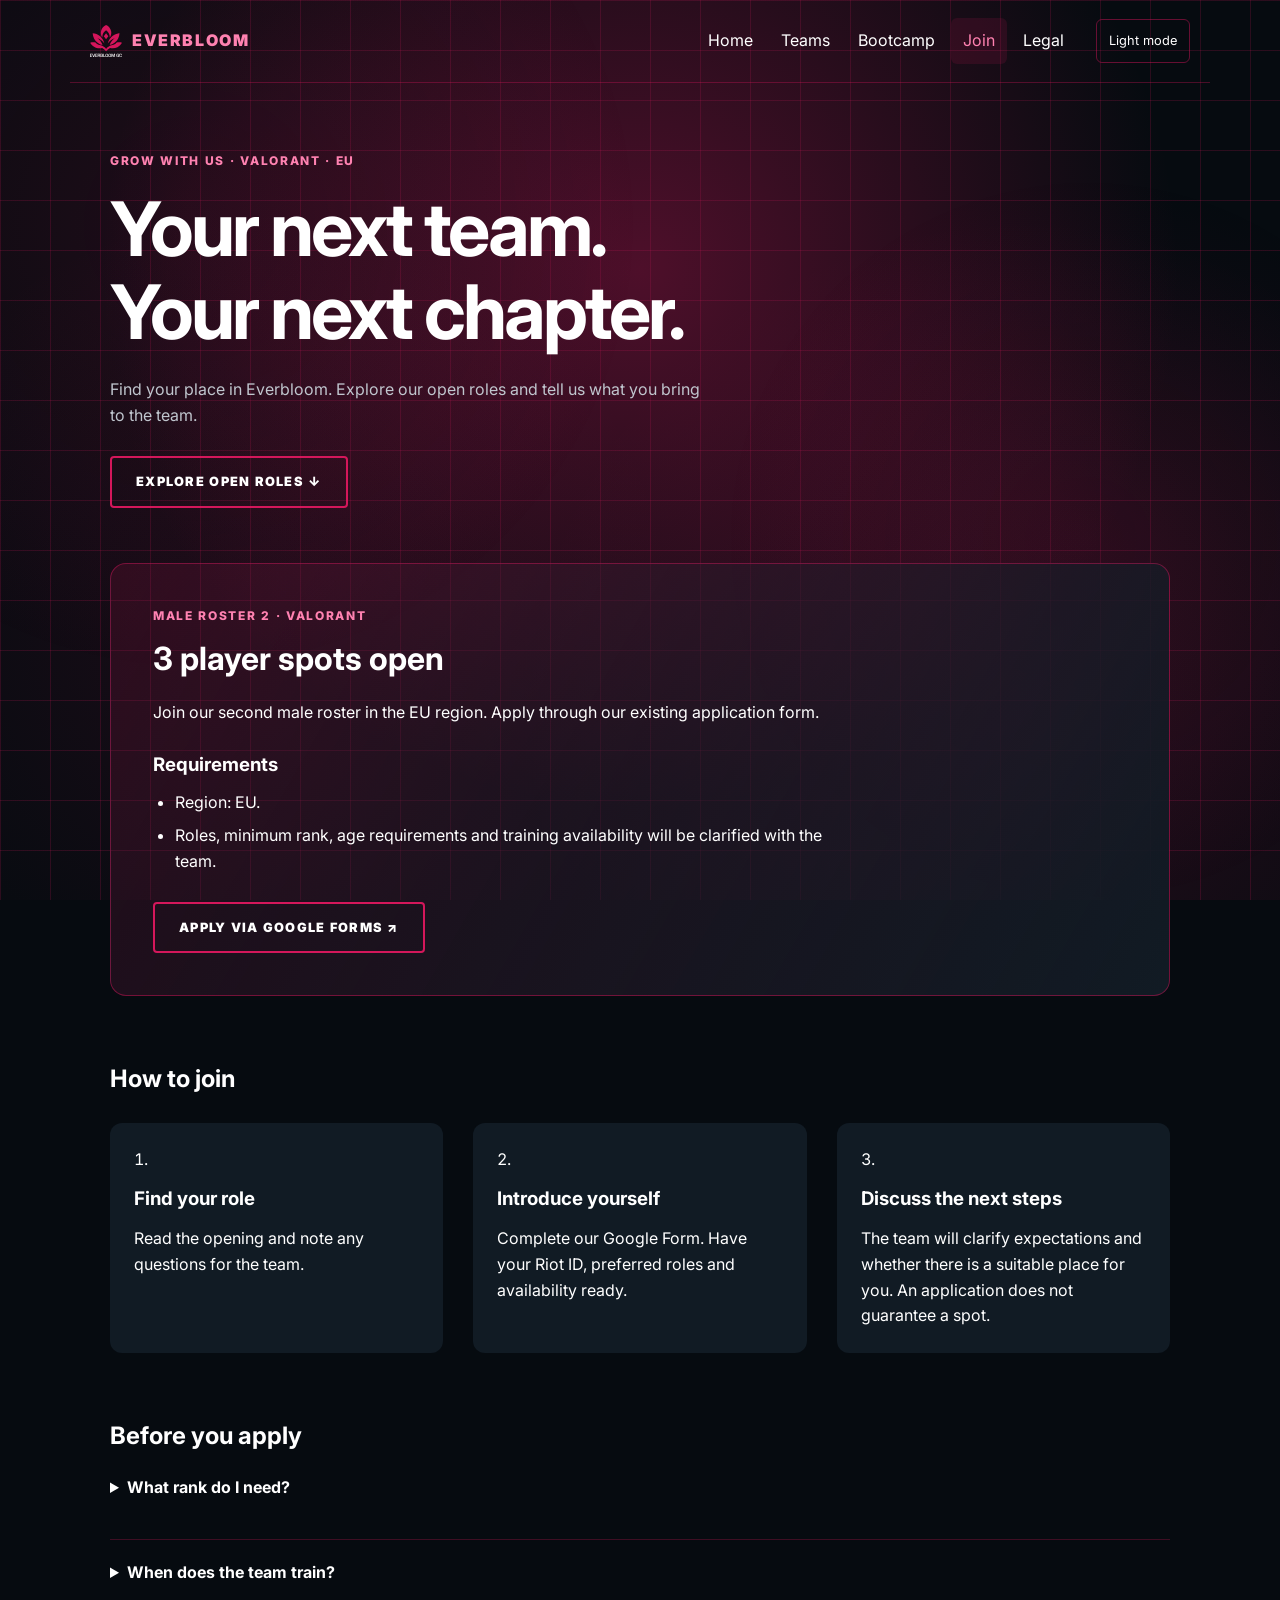
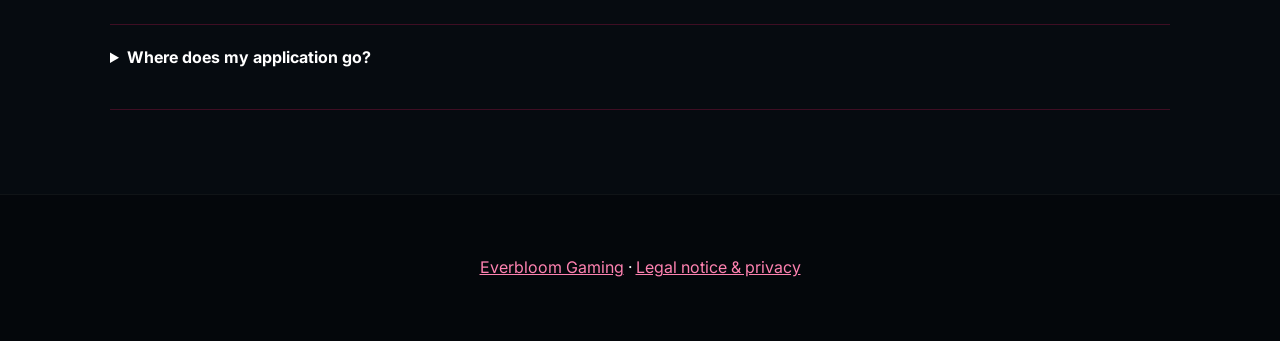
<file: join.html>
<!doctype html>
<html lang="en">
<head>
  <meta charset="utf-8">
  <meta name="viewport" content="width=device-width, initial-scale=1">
  <meta http-equiv="refresh" content="0;url=valorant/join.html">
  <link rel="canonical" href="https://everbloom-gc.com/valorant/join.html">
  <title>Page moved · Everbloom Gaming</title>
  <script>location.replace('valorant/join.html' + location.search + location.hash);</script>
</head>
<body>
  <p><a href="valorant/join.html">Continue to Everbloom Valorant →</a></p>
</body>
</html>
</file>
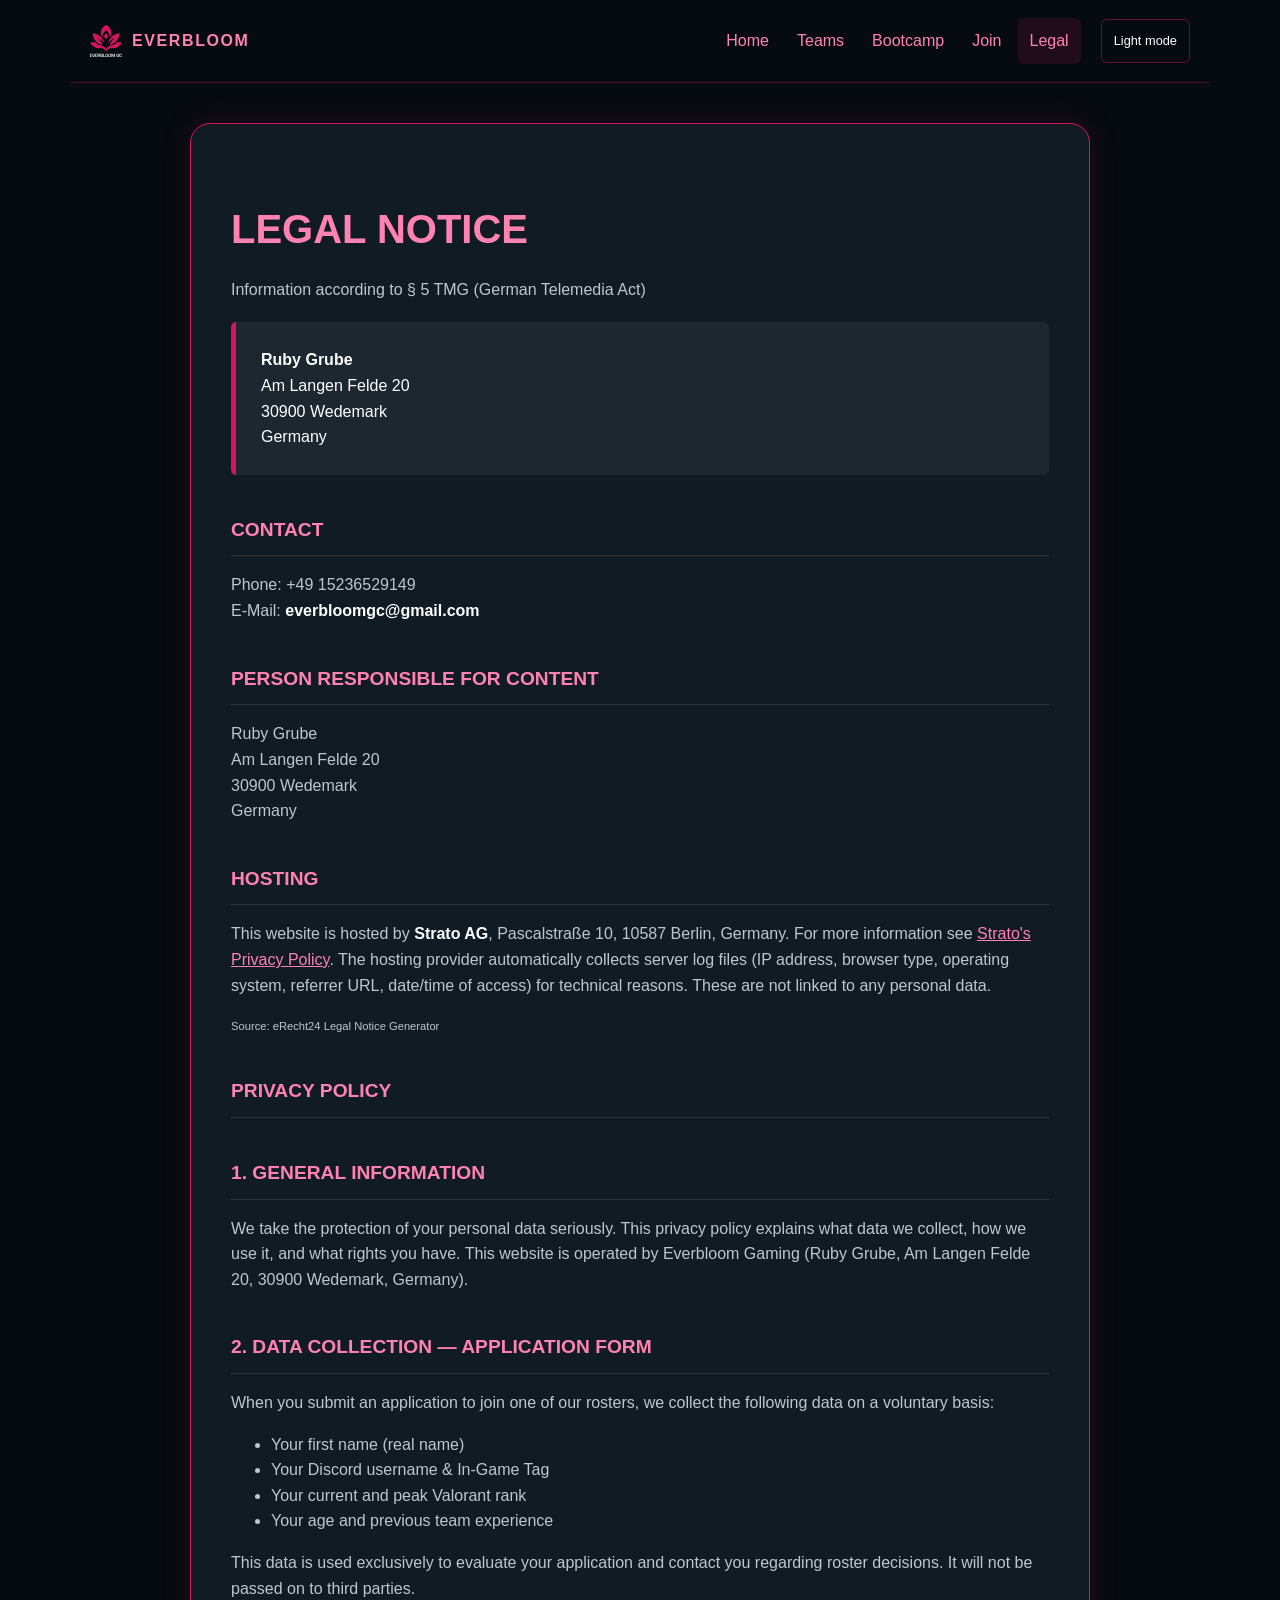
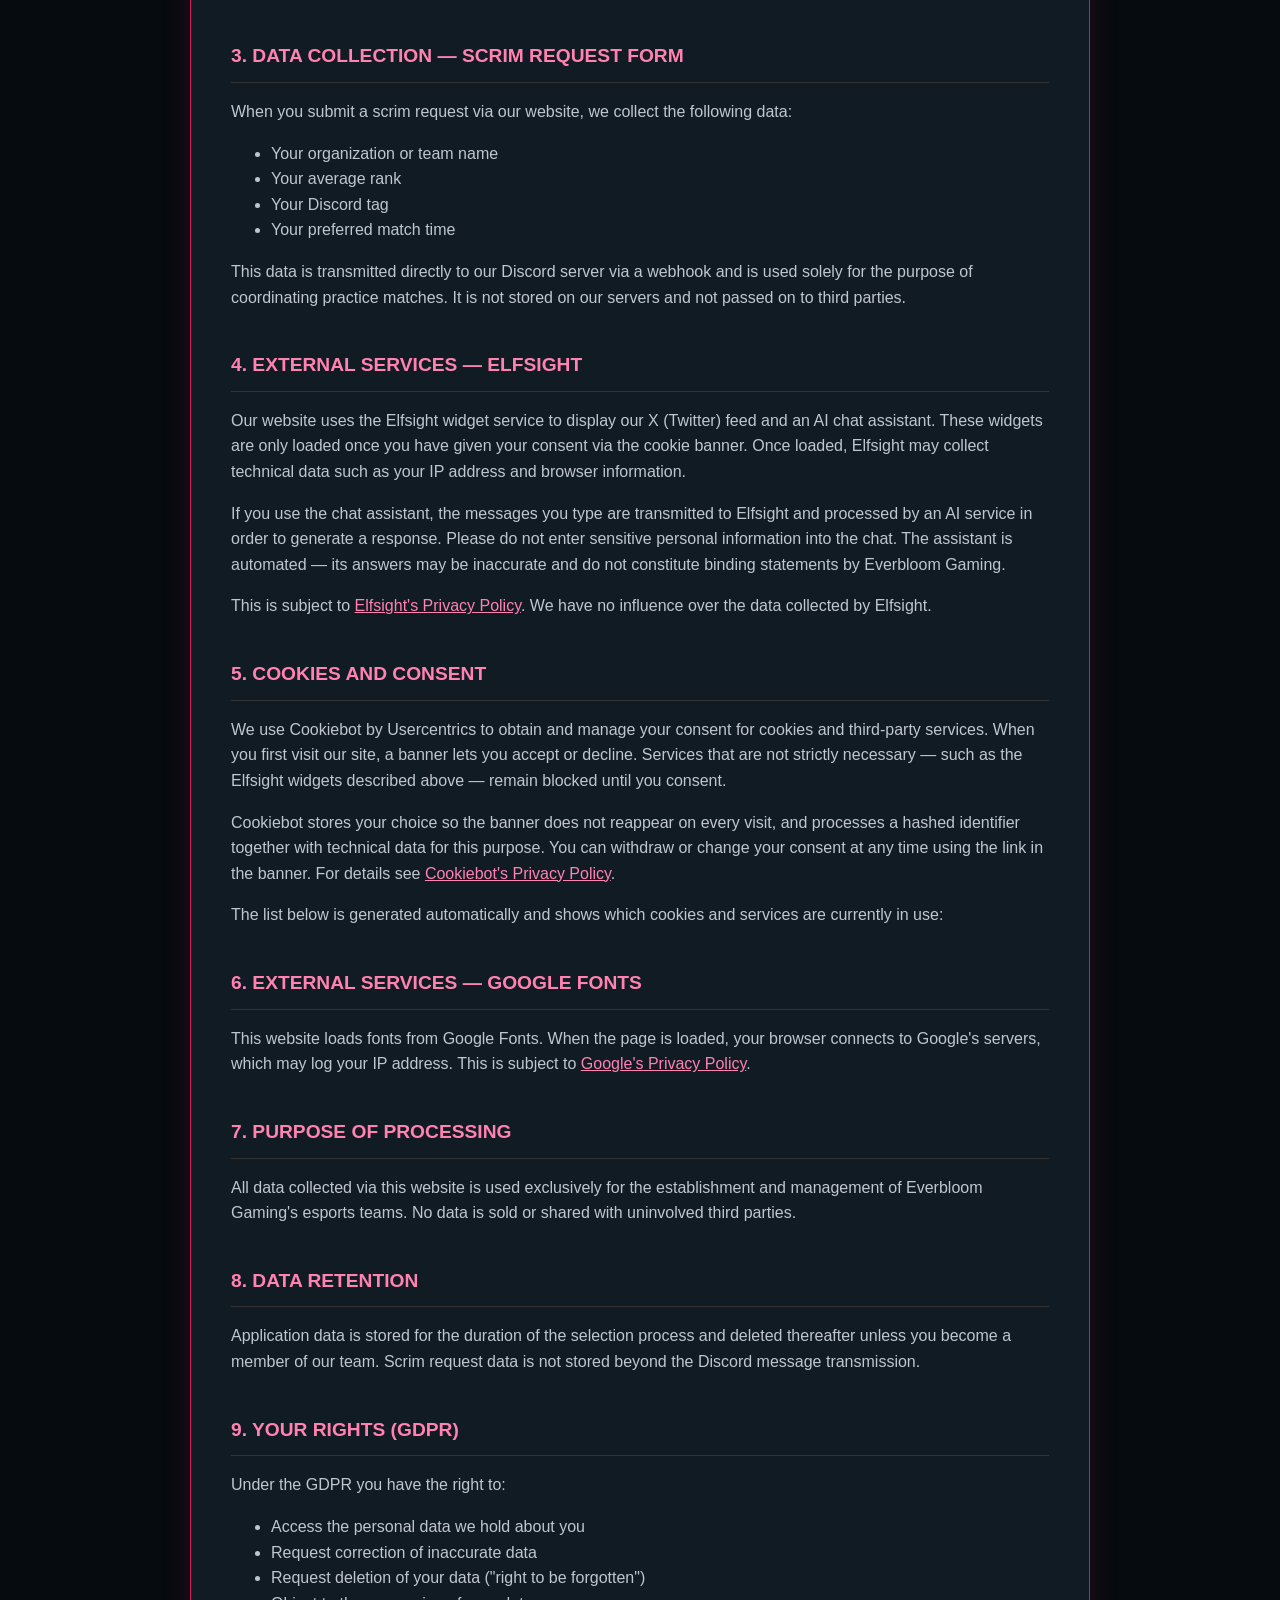
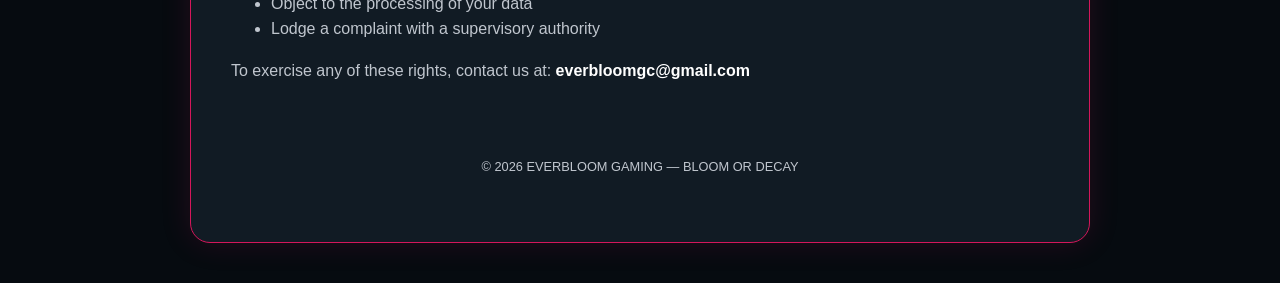
<file: legal.html>
<!doctype html>
<html lang="en">
<head>
  <meta charset="utf-8">
  <meta name="viewport" content="width=device-width, initial-scale=1">
  <meta http-equiv="refresh" content="0;url=valorant/legal.html">
  <link rel="canonical" href="https://everbloom-gc.com/valorant/legal.html">
  <title>Page moved · Everbloom Gaming</title>
  <script>location.replace('valorant/legal.html' + location.search + location.hash);</script>
</head>
<body>
  <p><a href="valorant/legal.html">Continue to Everbloom Valorant →</a></p>
</body>
</html>
</file>
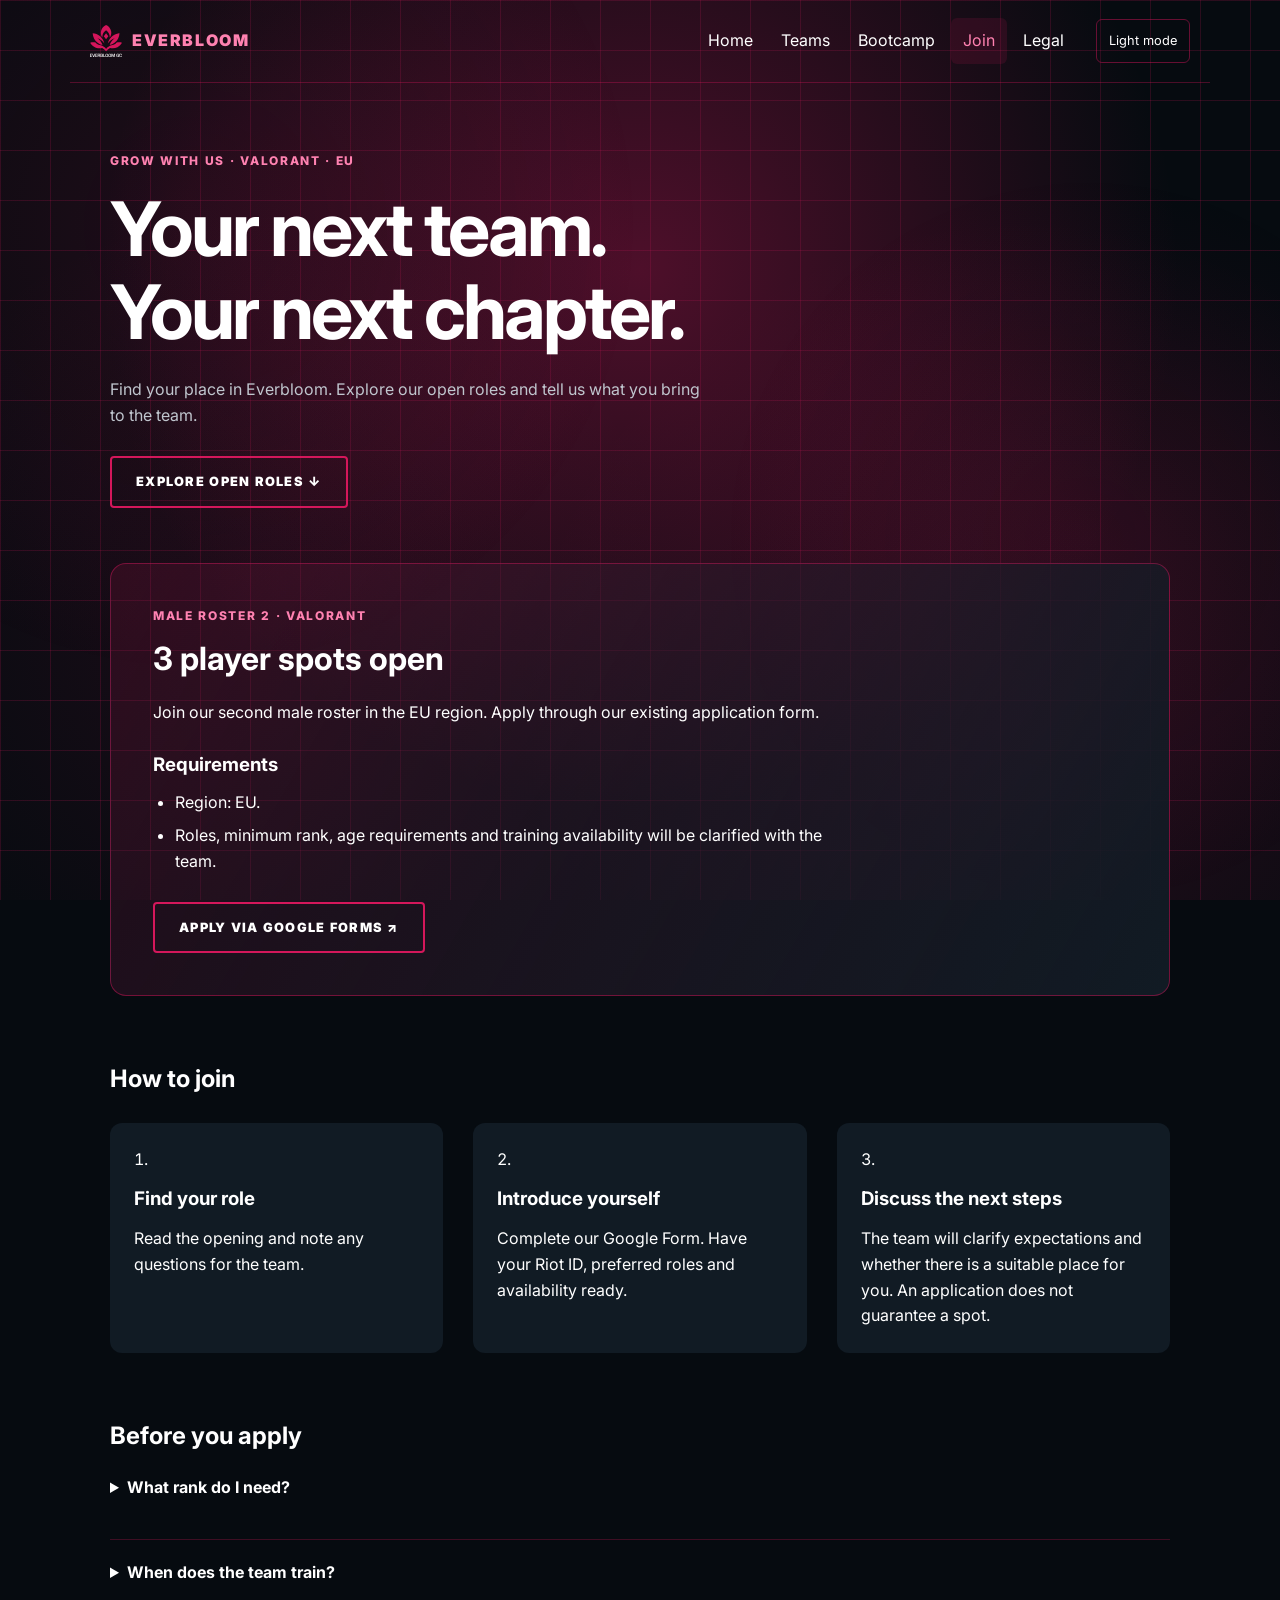
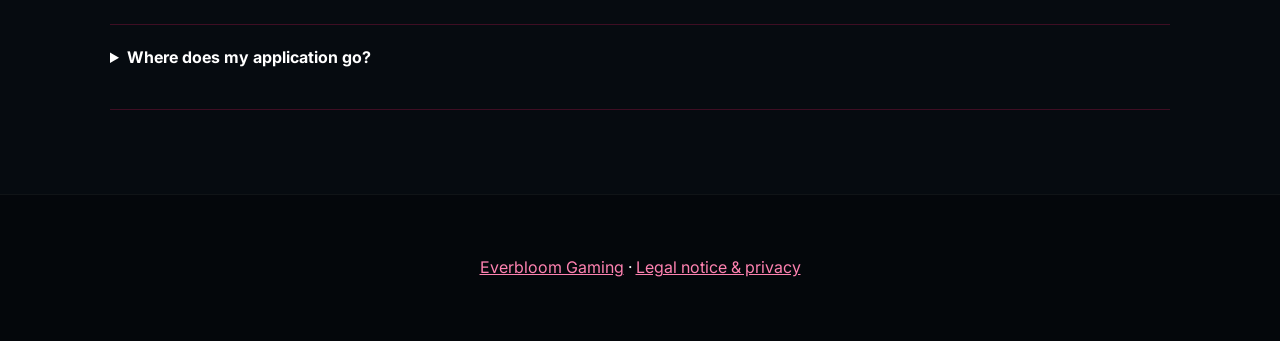
<file: valorant/join.html>
<!DOCTYPE html>

<html lang="en">
<head>
<script id="Cookiebot" src="https://consent.cookiebot.com/uc.js" data-cbid="54d300ce-7e9c-478a-9c9d-a1e8c9fdfa95" data-blockingmode="auto" type="text/javascript"></script>
<meta charset="utf-8"/>
<meta content="width=device-width, initial-scale=1.0" name="viewport"/>
<meta content="Explore open player roles at Everbloom Gaming and apply to our Valorant roster." name="description"/>
<meta content="#d4175b" name="theme-color"/>
<title>Join Everbloom | Open Valorant roles</title>
<link href="everbloomlogo.svg" rel="icon" type="image/svg+xml"/>
<link href="everbloomlogo.svg" rel="shortcut icon"/>
<link href="everbloomlogo.svg" rel="apple-touch-icon"/>
<link href="https://fonts.googleapis.com" rel="preconnect"/>
<link crossorigin="" href="https://fonts.gstatic.com" rel="preconnect"/>
<link href="https://cdnjs.cloudflare.com/ajax/libs/font-awesome/6.5.1/css/all.min.css" rel="stylesheet"/>
<link href="https://fonts.googleapis.com/css2?family=Inter:wght@400;700;900&amp;display=swap" rel="stylesheet"/>
<style>
:root {
    --primary: #d4175b; --bg: #060b10; --card-bg: rgba(17,27,36,0.6); --text: #ffffff;
    --nav-bg: rgba(6,11,16,0.98); --card-gradient: #060b10; --card-gradient-mobile: #050810;
    --player-card-bg: #050810; --footer-bg: rgba(0,0,0,0.3); --footer-border: rgba(255,255,255,0.05);
    --bottom-nav-bg: rgba(6,11,16,0.97); --bottom-nav-border: rgba(212,23,91,0.3);
    --bottom-nav-text: rgba(255,255,255,0.5); --link-icon-color: white;
    --grid-opacity: 0.18; --grid-radial1: 0.35; --grid-radial2: 0.15; --grid-radial3: 0.10;
    --video-overlay: rgba(6,11,16,0.95); --color-x: #000000; --color-insta: #E4405F;
    --color-tiktok: #000000; --color-twitch: #9146FF; --color-discord: #5865F2;
    --rank-bronze: #824a33; --rank-silver: #ced4da; --rank-gold: #ffcf4b;
    --rank-ascendant: #22a970; --rank-immortal: #b92f41; --rank-diamond: #b784f2;
    --rank-platinum: #38b6ff; --rank-radiant: #ffeaae; --rank-diamond-glow: rgba(183,132,242,0.5);
}
[data-theme="light"] {
    --bg: #faf5f7; --card-bg: rgba(255,255,255,0.9); --text: #1a0a12;
    --nav-bg: rgba(250,245,247,0.98); --card-gradient: #faf5f7; --card-gradient-mobile: #f9f0f5;
    --player-card-bg: #f0e4ec; --footer-bg: rgba(212,23,91,0.04); --footer-border: rgba(212,23,91,0.12);
    --bottom-nav-bg: rgba(250,245,247,0.97); --bottom-nav-border: rgba(212,23,91,0.2);
    --bottom-nav-text: rgba(26,10,18,0.45); --link-icon-color: #2a1020;
    --grid-opacity: 0.07; --grid-radial1: 0.10; --grid-radial2: 0.05; --grid-radial3: 0.04;
    --video-overlay: rgba(250,245,247,0.93);
}
body,.nav-overlay,.player-card,footer,#bottom-nav{transition:background .35s ease,background-color .35s ease,color .35s ease;}
*{box-sizing:border-box;margin:0;padding:0;}html{scroll-behavior:smooth;}
body{width:100%;overflow-x:hidden;background-color:var(--bg);color:var(--text);font-family:'Inter',sans-serif;
background-image:linear-gradient(rgba(212,23,91,var(--grid-opacity)) 1px,transparent 1px),linear-gradient(90deg,rgba(212,23,91,var(--grid-opacity)) 1px,transparent 1px),radial-gradient(circle at 50% 30%,rgba(212,23,91,var(--grid-radial1)) 0%,transparent 60%),radial-gradient(circle at 80% 80%,rgba(212,23,91,var(--grid-radial2)) 0%,transparent 40%),radial-gradient(circle at 20% 70%,rgba(212,23,91,var(--grid-radial3)) 0%,transparent 35%);
background-size:50px 50px,50px 50px,100% 100%,100% 100%,100% 100%;background-attachment:fixed;}
body::before{content:"";position:fixed;top:0;left:0;width:100%;height:100%;background:radial-gradient(circle at 15% 25%,rgba(212,23,91,.12) 0%,transparent 35%),radial-gradient(circle at 85% 60%,rgba(212,23,91,.10) 0%,transparent 30%);animation:orb-pulse 12s ease-in-out infinite alternate;pointer-events:none;z-index:-1;}
@keyframes orb-pulse{0%{opacity:.5;transform:scale(1);}100%{opacity:1;transform:scale(1.08);}}
body::after{content:"";position:fixed;top:0;left:0;width:100%;height:100%;background:linear-gradient(to bottom,transparent 0%,rgba(212,23,91,.07) 50%,transparent 100%);background-size:100% 180px;animation:scanline 10s linear infinite;pointer-events:none;z-index:999;}
@keyframes scanline{0%{background-position:0 -180px;}100%{background-position:0 100vh;}}
::-webkit-scrollbar{width:8px;}::-webkit-scrollbar-track{background:var(--bg);}::-webkit-scrollbar-thumb{background:var(--primary);border-radius:10px;}
#video-bg{position:fixed;top:50%;left:50%;min-width:100%;min-height:100%;z-index:-2;transform:translateX(-50%) translateY(-50%);object-fit:cover;filter:brightness(.12);}
.video-overlay{position:fixed;top:0;left:0;width:100%;height:100%;background:radial-gradient(circle,rgba(6,11,16,.1),var(--video-overlay));z-index:-1;}
#particle-canvas{position:fixed;top:0;left:0;width:100%;height:100%;pointer-events:none;z-index:1;}
.nav-toggle{position:fixed;top:20px;left:20px;z-index:1001;background:var(--primary);border:none;width:45px;height:45px;border-radius:5px;cursor:pointer;display:flex;flex-direction:column;align-items:center;justify-content:center;gap:5px;}
.nav-toggle span{display:block;width:22px;height:2px;background:white;transition:.3s cubic-bezier(.4,0,.2,1);}
.nav-toggle.open span:nth-child(1){transform:translateY(7px) rotate(45deg);}
.nav-toggle.open span:nth-child(2){opacity:0;transform:translateX(-10px);}
.nav-toggle.open span:nth-child(3){transform:translateY(-7px) rotate(-45deg);}
.nav-overlay{position:fixed;top:0;left:-300px;width:280px;height:100vh;background:var(--nav-bg);backdrop-filter:blur(25px);z-index:1000;transition:left .5s ease,background .35s ease;display:flex;flex-direction:column;padding:100px 30px 40px;border-right:1px solid rgba(212,23,91,.2);}
.nav-overlay.active{left:0;}
.nav-overlay a{font-size:1.5rem;color:var(--text);text-decoration:none;text-transform:uppercase;font-weight:900;margin:15px 0;cursor:pointer;transition:color .3s ease,transform .3s ease;letter-spacing:2px;}
.nav-overlay a:hover{color:var(--primary);text-shadow:0 0 15px var(--primary);transform:translateX(10px);}
.nav-overlay a.nav-active{color:var(--primary);text-shadow:0 0 15px var(--primary);}
#theme-toggle{position:fixed;top:20px;right:20px;z-index:1002;background:var(--primary);border:none;width:45px;height:45px;border-radius:50%;cursor:pointer;display:flex;align-items:center;justify-content:center;color:white;font-size:1.1rem;box-shadow:0 0 15px rgba(212,23,91,.4);transition:transform .3s,box-shadow .3s;}
#theme-toggle:hover{transform:scale(1.1) rotate(20deg);box-shadow:0 0 25px var(--primary);}
.logo-main{width:130px;filter:drop-shadow(0 0 25px var(--primary));margin-bottom:20px;transition:transform .3s ease;cursor:pointer;display:block;}
.container{max-width:1100px;margin:auto;padding:20px;}
.apply-btn{display:inline-block;background:transparent;color:var(--text);padding:18px 45px;border-radius:4px;text-decoration:none;font-weight:900;text-transform:uppercase;letter-spacing:3px;transition:background .4s,color .4s,box-shadow .4s,transform .4s;border:2px solid var(--primary);cursor:pointer;}
.apply-btn:hover{background:var(--primary);color:white !important;box-shadow:0 0 35px var(--primary);transform:scale(1.05);}
.roster-grid-container{display:flex;flex-direction:column;gap:20px;align-items:center;width:100%;}
.roster-row-top,.roster-row-bottom{display:grid;grid-template-columns:repeat(3,1fr);gap:20px;width:100%;}
.roster-2nd-row{grid-template-columns:repeat(2,1fr);width:66%;}
.raph-container{display:grid;grid-template-columns:1fr;gap:20px;width:33%;margin:0 auto;}
@media(max-width:850px){.raph-container{width:100%;}.roster-row-top,.roster-row-bottom,.roster-2nd-row{grid-template-columns:1fr;width:100%;}}
.player-card{background:var(--player-card-bg);border-radius:10px;min-height:420px;position:relative;overflow:hidden;border:1px solid rgba(212,23,91,.25);transition:border-color .4s,box-shadow .4s,background .35s;width:100%;isolation:isolate;box-shadow:0 0 0 2px rgba(0,0,0,.8),inset 0 0 40px rgba(0,0,0,.95);}
.player-img{position:absolute;top:0;left:0;width:100%;height:100%;object-fit:cover;opacity:.35;z-index:1;transition:.5s;}
.player-card:hover .player-img{opacity:.5;transform:scale(1.05);}
[data-theme="light"] .player-card{box-shadow:0 4px 20px rgba(212,23,91,.1),inset 0 0 40px rgba(255,255,255,.3);}
[data-theme="light"] .player-img{opacity:.55;}
[data-theme="light"] .player-card:hover .player-img{opacity:.7;}
.card-content{position:absolute;bottom:0;width:100%;padding:20px;background:linear-gradient(transparent,var(--card-gradient) 85%);z-index:10;transition:background .35s ease;}
.player-links{display:flex;gap:12px;align-items:center;margin-top:10px;}
.tracker-icon{height:18px;filter:brightness(1.2);transition:.3s;}
.player-link-icon{color:var(--link-icon-color);font-size:1.1rem;transition:color .3s;text-decoration:none;}
.player-link-icon:hover{color:var(--primary);}
.rank-tag{padding:5px 12px;border-radius:4px;font-size:.7rem;border:1px solid;font-weight:800;display:inline-block;margin:8px 0;text-transform:uppercase;}
.rank-bronze{color:var(--rank-bronze);border-color:var(--rank-bronze);box-shadow:0 0 10px var(--rank-bronze);}
.rank-silver{color:var(--rank-silver);border-color:var(--rank-silver);box-shadow:0 0 10px var(--rank-silver);}
.rank-gold{color:var(--rank-gold);border-color:var(--rank-gold);box-shadow:0 0 10px var(--rank-gold);}
.rank-diamond{color:var(--rank-diamond);border-color:var(--rank-diamond);box-shadow:0 0 15px var(--rank-diamond-glow);text-shadow:0 0 5px var(--rank-diamond-glow);}
.rank-platinum{color:var(--rank-platinum);border-color:var(--rank-platinum);box-shadow:0 0 10px var(--rank-platinum);}
.rank-ascendant{color:var(--rank-ascendant);border-color:var(--rank-ascendant);box-shadow:0 0 10px var(--rank-ascendant);}
.rank-immortal{color:var(--rank-immortal);border-color:var(--rank-immortal);box-shadow:0 0 10px var(--rank-immortal);}
.rank-radiant{color:var(--rank-radiant);border-color:var(--rank-radiant);box-shadow:0 0 10px var(--rank-radiant);}
footer{text-align:center;padding:60px 20px;background:var(--footer-bg);border-top:1px solid var(--footer-border);}
.footer-socials{display:flex;justify-content:center;gap:15px;margin-bottom:20px;flex-wrap:wrap;}
.soc-link{width:50px;height:50px;display:flex;align-items:center;justify-content:center;border-radius:50%;color:white;text-decoration:none;font-size:1.5rem;transition:.3s;}
.sl-discord{background:var(--color-discord);}.sl-x{background:var(--color-x);border:1px solid #333;}
.sl-insta{background:var(--color-insta);}.sl-tiktok{background:var(--color-tiktok);border:1px solid #333;}
.sl-twitch{background:var(--color-twitch);}
.reveal{opacity:0;transform:translateY(30px);transition:all .8s cubic-bezier(.2,.8,.2,1);}
.reveal.active{opacity:1;transform:translateY(0);}
#back-to-top{position:fixed;bottom:90px;right:20px;z-index:1002;width:44px;height:44px;border-radius:50%;background:var(--primary);border:none;color:white;font-size:1.2rem;cursor:pointer;display:flex;align-items:center;justify-content:center;opacity:0;transform:translateY(20px);transition:.3s ease;pointer-events:none;box-shadow:0 0 15px var(--primary);}
#back-to-top.visible{opacity:1;transform:translateY(0);pointer-events:all;}
#back-to-top:hover{transform:translateY(-3px);box-shadow:0 0 25px var(--primary);}
#bottom-nav{display:none;position:fixed;bottom:0;left:0;width:100%;z-index:1002;background:var(--bottom-nav-bg);backdrop-filter:blur(20px);border-top:1px solid var(--bottom-nav-border);padding:8px 0 calc(8px + env(safe-area-inset-bottom));}
#bottom-nav ul{display:flex;justify-content:space-around;list-style:none;margin:0;padding:0;}
#bottom-nav ul li a{display:flex;flex-direction:column;align-items:center;gap:3px;color:var(--bottom-nav-text);text-decoration:none;font-size:.6rem;font-weight:700;letter-spacing:1px;text-transform:uppercase;transition:.3s;}
#bottom-nav ul li a i{font-size:1.2rem;}
#bottom-nav ul li a.active,#bottom-nav ul li a:hover{color:var(--primary);}
#bottom-nav ul li a.active i{text-shadow:0 0 10px var(--primary);}
@media(max-width:768px){#bottom-nav{display:block;}#back-to-top{bottom:80px;}body{padding-bottom:65px;}.nav-toggle{display:none;}}
#bg-shapes{position:fixed;top:0;left:0;width:100%;height:100%;pointer-events:none;z-index:0;overflow:hidden;}
.bg-shape{position:absolute;border:1px solid rgba(212,23,91,.18);fill:none;}
.shape-sq1{width:120px;height:120px;top:15%;left:8%;animation:rot-cw 20s linear infinite;transform-origin:center;}
.shape-sq2{width:80px;height:80px;top:15%;left:8%;border-color:rgba(212,23,91,.1);animation:rot-ccw 28s linear infinite;transform-origin:center;}
.shape-sq3{width:200px;height:200px;top:8%;left:2%;border-color:rgba(212,23,91,.06);animation:rot-cw 45s linear infinite;transform-origin:center;}
.shape-sq4{width:100px;height:100px;top:60%;right:5%;animation:rot-ccw 22s linear infinite;transform-origin:center;}
.shape-sq5{width:60px;height:60px;top:60%;right:5%;border-color:rgba(212,23,91,.1);animation:rot-cw 16s linear infinite;transform-origin:center;}
.shape-sq6{width:160px;height:160px;top:55%;right:2%;border-color:rgba(212,23,91,.06);animation:rot-ccw 38s linear infinite;transform-origin:center;}
.shape-ring{width:300px;height:300px;border-radius:50%;border-color:rgba(212,23,91,.07);border-style:dashed;top:50%;left:50%;margin-left:-150px;margin-top:-150px;animation:rot-cw 60s linear infinite;transform-origin:center;}
@keyframes rot-cw{from{transform:rotate(0deg);}to{transform:rotate(360deg);}}
@keyframes rot-ccw{from{transform:rotate(0deg);}to{transform:rotate(-360deg);}}
@media(max-width:600px){
.logo-main{width:90px;}.container{padding:12px;}
.player-card{display:flex !important;flex-direction:row !important;min-height:130px !important;max-height:145px !important;overflow:hidden;}
.player-img{position:relative !important;top:auto !important;left:auto !important;width:120px !important;height:145px !important;object-fit:cover !important;object-position:top center !important;flex-shrink:0 !important;opacity:.95 !important;transform:none !important;}
.card-content{position:relative !important;background:linear-gradient(to right,var(--card-gradient-mobile) 50%,rgba(5,8,16,.85)) !important;display:flex !important;flex-direction:column !important;justify-content:center !important;padding:12px 14px !important;flex:1 !important;width:auto !important;z-index:10;}
.player-links{margin-top:5px;}.card-content small{font-size:.58rem;}
.rank-tag{font-size:.62rem;padding:2px 7px;margin:4px 0;}
.roster-row-top,.roster-row-bottom,.roster-2nd-row{grid-template-columns:1fr !important;width:100% !important;}
.footer-socials{gap:10px;}.soc-link{width:42px;height:42px;font-size:1.2rem;}
.nav-overlay{width:100%;left:-100%;}.nav-overlay.active{left:0;}.nav-overlay a{font-size:1.3rem;}
#theme-toggle{width:38px;height:38px;font-size:.9rem;top:16px;right:16px;}
}
@media(max-width:600px){[data-theme="light"] .card-content{background:linear-gradient(to right,var(--card-gradient-mobile) 50%,rgba(250,245,247,.85)) !important;}}
     </style>
<!-- BEGIN SHARED CSS -->
<style>
/* Shared mobile, navigation and editorial components. */
:root { --accent-accessible: #ff82b1; }
.unified-site { --primary: #d4175b; --text: #fff; --player-card-bg: #111b24; --content-muted: #c0c6ce; margin: 0; padding: 0; }
.unified-site *, .unified-site *::before, .unified-site *::after { box-sizing: border-box; }
.site-nav { max-width: 1140px; margin: auto; padding: 18px 20px; display: flex; flex-wrap: wrap; align-items: center; gap: 20px; border-bottom: 1px solid #d4175b55; position: relative; z-index: 10; }
.site-brand { display: flex; align-items: center; gap: 10px; font-weight: 900; letter-spacing: .1em; text-decoration: none; color: var(--accent-accessible); }
.site-nav-links { display: flex; flex-wrap: wrap; gap: 4px; margin-left: auto; }
.site-nav-links a { color: var(--text); text-decoration: none; padding: 10px 12px; border-radius: 6px; min-height: 44px; }
.site-nav-links a:hover, .site-nav-links a[aria-current] { background: #d4175b22; color: var(--accent-accessible); }
#site-theme { background: transparent; color: var(--text); border: 1px solid #d4175b77; border-radius: 6px; padding: 10px 12px; min-height: 44px; cursor: pointer; font: inherit; font-size: .8rem; }
.unified-site .container { width: min(100%,1100px); }
.unified-site header { padding-top: 48px !important; }
.legal-page { background: var(--bg,#060b10); color: var(--text); }
.legal-page .container { width: min(calc(100% - 32px),900px); margin: 40px auto; padding: clamp(20px,5vw,40px); background: var(--player-card-bg); }
.legal-page h1 { font-size: clamp(1.7rem,5vw,2.5rem); }
.legal-page h1, .legal-page h2, .legal-page a { color: var(--accent-accessible); }
.legal-page .container a { color: var(--accent-accessible) !important; overflow-wrap: anywhere; }
.legal-page p, .legal-page li { color: var(--content-muted); }
.legal-page strong { color: var(--text); }
.legal-page .address-box { overflow-wrap: anywhere; font-size: 1rem; }
.legal-page footer { padding: 24px; color: var(--content-muted); }
.bootcamp-page .info-card { margin-bottom: 24px; }
[data-theme="light"] .unified-site { --text: #1a0a12; --player-card-bg: #fff; --content-muted: #514550; --bg: #faf5f7; }
[data-theme="light"] .opening, [data-theme="light"] .application-steps li { background: #fff; }
[data-theme="light"] .join-hero > p:not(.eyebrow) { color: var(--content-muted); }
@media(max-width:700px) {
 .site-nav { gap: 10px; padding: 12px; }
 .site-brand { font-size: .9rem; }
 .site-nav-links { order: 3; flex: 1 0 100%; margin: 0; justify-content: space-between; gap: 0; }
 .site-nav-links a { padding: 10px 8px; font-size: .8rem; }
 #site-theme { margin-left: auto; }
 .unified-site header { padding-top: 32px !important; }
}
[data-theme="light"] { --accent-accessible: #a60c49; }
html { scroll-padding-top: 85px; }
body { line-height: 1.6; }
a, button, summary { -webkit-tap-highlight-color: transparent; }
a:focus-visible, button:focus-visible, summary:focus-visible, input:focus-visible, select:focus-visible { outline: 3px solid var(--accent-accessible); outline-offset: 5px; }
.skip-link { position: fixed; top: -100px; left: 16px; z-index: 9999; padding: 12px 20px; background: white; color: #111; }
.skip-link:focus { top: 12px; }
.reveal { opacity: 1; transform: none; }
.glitch-text { animation: none; text-shadow: 0 0 30px #d4175b33; }
header .logo-main { margin-left: auto; margin-right: auto; }
body::before, body::after, .bg-shape { animation: none !important; }
body::after { display: none; }
.nav-overlay { overflow-y: auto; overscroll-behavior: contain; height: 100dvh; padding-top: 80px; }
.nav-overlay > a { font-size: 1.1rem; margin: 8px 0; }
.nav-overlay a { min-height: 44px; display: inline-flex; align-items: center; }
.nav-overlay.active { box-shadow: 0 0 0 100vmax #0009; }
.nav-overlay[inert] { visibility: hidden; }
.nav-toggle { z-index: 1003; }
.eyebrow { color: var(--accent-accessible); font-weight: 800; letter-spacing: .14em; font-size: .75rem; text-transform: uppercase; }
.recruitment-teaser, .join-callout { border: 1px solid #d4175b66; border-radius: 16px; padding: 30px; background: linear-gradient(120deg,#d4175b22,transparent); margin: 25px 0 40px; }
.recruitment-teaser { display: flex; align-items: center; justify-content: space-between; gap: 24px; }
.recruitment-teaser h2 { font-size: clamp(1.4rem,4vw,2rem); margin: 8px 0; }
.apply-btn { white-space: normal; text-align: center; line-height: 1.5; font-size: .8rem; letter-spacing: .1em; padding: 14px 24px; }
.team-jump { display: flex; gap: 12px; flex-wrap: wrap; margin: 0 0 40px; }
.team-jump a { border: 1px solid #d4175b66; border-radius: 24px; padding: 10px 18px; color: var(--text); text-decoration: none; }
.team-jump a:hover { background: #d4175b33; }
.team-section { margin-bottom: 56px; scroll-margin-top: 30px; }
.team-heading { display: flex; flex-wrap: wrap; align-items: baseline; gap: 12px; justify-content: space-between; border-bottom: 1px solid #d4175b55; padding-bottom: 16px; margin-bottom: 24px; }
.team-heading h2 { font-size: 1.5rem; }
.team-heading span { color: var(--accent-accessible); font-size: .85rem; }
.team-grid { display: grid; grid-template-columns: repeat(3,minmax(0,1fr)); gap: 20px; }
.team-player { border: 1px solid #d4175b55; border-radius: 14px; overflow: hidden; background: var(--player-card-bg); }
.team-player > img { width: 100%; height: 210px; object-fit: contain; background: radial-gradient(ellipse at bottom,#d4175b33,transparent); }
.team-player-info { padding: 20px; }
.team-player h3 { font-size: 1.45rem; overflow-wrap: anywhere; }
.team-rank { display: inline-block; margin: 10px 0; border: 1px solid #d4175b66; padding: 3px 10px; border-radius: 5px; font-size: .8rem; }
.team-links { display: flex; flex-wrap: wrap; gap: 10px; }
.team-links a { display: inline-flex; align-items: center; min-height: 44px; padding: 0 12px; color: var(--accent-accessible); background: #d4175b11; border-radius: 6px; }
.simple-nav { max-width: 1100px; margin: auto; padding: 24px 20px; display: flex; align-items: center; justify-content: space-between; gap: 12px; border-bottom: 1px solid #d4175b44; }
.simple-nav a { color: var(--text); text-decoration: none; display: inline-block; padding: 10px; font-weight: 700; }
.simple-nav > a { color: var(--accent-accessible); letter-spacing: .1em; }
.simple-nav [aria-current] { border-bottom: 2px solid var(--primary); }
.join-hero { text-align: left; align-items: flex-start; padding: 70px 0 55px; }
.join-hero h1 { font-size: clamp(2.4rem,7vw,4.7rem); line-height: 1.1; letter-spacing: -.04em; margin: 18px 0 24px; }
.join-hero > p:not(.eyebrow) { max-width: 600px; color: #c0c6ce; margin-bottom: 28px; }
.opening { padding: clamp(24px,5vw,42px); border: 1px solid #d4175b77; border-radius: 16px; background: linear-gradient(120deg,#d4175b22,#111b24); }
.opening h2 { font-size: 2rem; margin: 8px 0 16px; }
.opening h3 { margin: 24px 0 10px; }
.opening ul { padding-left: 22px; margin-bottom: 28px; max-width: 700px; }
.opening li { margin-bottom: 8px; }
.application-steps, .join-faq { margin: 64px 0; }
.application-steps ol { display: grid; grid-template-columns: repeat(3,minmax(0,1fr)); gap: 30px; list-style-position: inside; margin-top: 24px; }
.application-steps li { padding: 24px; background: #111b24; border-radius: 12px; }
.application-steps h3 { margin: 12px 0; }
.join-faq details { border-bottom: 1px solid #d4175b44; padding: 20px 0; }
.join-faq summary { cursor: pointer; font-weight: 700; min-height: 44px; }
.join-faq a, .join-page footer a, .feed-notice a { color: var(--accent-accessible); }
.feed-notice { font-size: .85rem; margin-top: 16px; }
#ranks-updated { opacity: .8 !important; font-size: .8rem !important; }
@media(max-width: 700px) {
  body { background-attachment: scroll; }
  .team-grid { grid-template-columns: repeat(2,minmax(0,1fr)); gap: 12px; }
  .team-player > img { height: 150px; }
  .team-player-info { padding: 14px; }
  .team-player h3 { font-size: 1.2rem; }
  .team-player .eyebrow { font-size: .65rem; letter-spacing: .05em; }
  .recruitment-teaser { flex-direction: column; align-items: stretch; }
  .application-steps ol { grid-template-columns: 1fr; }
  .simple-nav { flex-wrap: wrap; justify-content: center; }
  .join-page footer { padding-bottom: 32px; }
  #bottom-nav { padding-bottom: env(safe-area-inset-bottom); }
  body:has(#bottom-nav) { padding-bottom: calc(76px + env(safe-area-inset-bottom)); }
  #back-to-top { bottom: calc(88px + env(safe-area-inset-bottom)); }
  input, select, textarea { font-size: 16px !important; }
  .home-grid > * { min-width: 0; }
  #bg-shapes { display: none; }
}
@media(max-width: 380px) { .team-grid { grid-template-columns: 1fr; } }
@media(prefers-reduced-motion: reduce) {
  *, *::before, *::after { animation: none !important; transition: none !important; scroll-behavior: auto !important; }
}

.team-open { display: flex; flex-direction: column; border-style: dashed; }
.team-open-art { height: 210px; display: flex; align-items: center; justify-content: center; font-size: 2.4rem; color: var(--accent-accessible); background: radial-gradient(ellipse at bottom,#d4175b33,transparent); }
.team-open .team-links a { color: var(--accent-accessible); }

/* Chat launcher — Elfsight only loads after a click */
.chat-launcher { position: fixed; right: 20px; bottom: 20px; z-index: 1003; display: flex; flex-direction: column; align-items: flex-end; gap: 6px; max-width: 230px; }
.chat-launcher .chat-notice { margin: 0; font-size: .72rem; line-height: 1.35; color: var(--content-muted); background: var(--player-card-bg); border: 1px solid #d4175b55; border-radius: 6px; padding: 6px 8px; text-align: right; }
.chat-load { display: inline-flex; align-items: center; gap: 8px; min-height: 44px; padding: 10px 18px; border-radius: 999px; border: none; background: var(--primary); color: #fff; font: inherit; font-weight: 700; cursor: pointer; box-shadow: 0 0 15px rgba(212,23,91,.45); }
.chat-load:disabled { opacity: .7; cursor: wait; }
@media(max-width:700px) {
  .team-open-art { height: 150px; }
  .chat-launcher { right: 12px; bottom: 12px; }
  body:has(#bottom-nav) .chat-launcher { bottom: calc(88px + env(safe-area-inset-bottom)); }
}

</style>
<!-- END SHARED CSS -->
</head>
<body class="join-page unified-site">
<a class="skip-link" href="#main-content">Skip to content</a>
<nav aria-label="Main navigation" class="site-nav"><a class="site-brand" href="index.html"><img alt="" height="32" src="everbloomlogo.svg" width="32"/>EVERBLOOM</a><div class="site-nav-links"><a href="index.html">Home</a><a href="roster.html">Teams</a><a href="bootcamp.html">Bootcamp</a><a aria-current="page" href="join.html">Join</a><a href="legal.html">Legal</a></div><button aria-label="Switch colour theme" id="site-theme" type="button">Light / dark</button></nav>
<main class="container" id="main-content" tabindex="-1">
<header class="join-hero"><p class="eyebrow">GROW WITH US · VALORANT · EU</p><h1>Your next team.<br/>Your next chapter.</h1><p>Find your place in Everbloom. Explore our open roles and tell us what you bring to the team.</p><a class="apply-btn" href="#open-roles">Explore open roles ↓</a></header>
<section aria-label="Open roles" id="open-roles"><!-- BEGIN OPENINGS -->
<div class="openings-grid"><article class="opening"><p class="eyebrow">Male Roster 2 · Valorant</p><h2>3 player spots open</h2><p>Join our second male roster in the EU region. Apply through our existing application form.</p><h3>Requirements</h3><ul><li>Region: EU.</li><li>Roles, minimum rank, age requirements and training availability will be clarified with the team.</li></ul><a class="apply-btn" href="https://forms.gle/VeNmZo9DkJo35PR5A" target="_blank" rel="noopener noreferrer">Apply via Google Forms ↗</a></article></div>
<!-- END OPENINGS --></section>
<section class="application-steps"><h2>How to join</h2><ol><li><h3>Find your role</h3><p>Read the opening and note any questions for the team.</p></li><li><h3>Introduce yourself</h3><p>Complete our Google Form. Have your Riot ID, preferred roles and availability ready.</p></li><li><h3>Discuss the next steps</h3><p>The team will clarify expectations and whether there is a suitable place for you. An application does not guarantee a spot.</p></li></ol></section>
<section class="join-faq"><h2>Before you apply</h2><details><summary>What rank do I need?</summary><p>A minimum rank has not been published for these openings. The team will clarify the requirements with you.</p></details><details><summary>When does the team train?</summary><p>Training times are arranged with the team. Include your availability in your application.</p></details><details><summary>Where does my application go?</summary><p>The application opens our existing Google Form in a new tab. <a href="legal.html">Read our privacy information.</a></p></details></section>
</main><footer><a href="index.html">Everbloom Gaming</a> · <a href="legal.html">Legal notice &amp; privacy</a></footer>
<!-- Elfsight AI Chatbot -->
<div class="elfsight-app-d8f0209f-d476-4436-90d7-c00e72aff90f"></div>
<!-- BEGIN SHARED JS -->
<script>
'use strict';
const themeButton = document.getElementById('site-theme');
if (themeButton) {
  let saved = 'dark';
  try { saved = localStorage.getItem('ebTheme') || 'dark'; } catch {}
  const applyTheme = theme => {
    document.documentElement.setAttribute('data-theme', theme);
    themeButton.textContent = theme === 'light' ? 'Dark mode' : 'Light mode';
    themeButton.setAttribute('aria-label', 'Switch to ' + (theme === 'light' ? 'dark' : 'light') + ' mode');
  };
  applyTheme(saved === 'light' ? 'light' : 'dark');
  themeButton.addEventListener('click', () => {
    const theme = document.documentElement.getAttribute('data-theme') === 'light' ? 'dark' : 'light';
    applyTheme(theme);
    try { localStorage.setItem('ebTheme', theme); } catch {}
  });
}
const navigation = document.getElementById('navOverlay');
const navigationToggle = document.querySelector('.nav-toggle');
if (navigation && navigationToggle) {
  function setNavigation(open) {
    navigation.classList.toggle('active', open);
    navigationToggle.classList.toggle('open', open);
    navigation.inert = !open;
    navigationToggle.setAttribute('aria-expanded', String(open));
    navigationToggle.setAttribute('aria-label', open ? 'Close navigation' : 'Open navigation');
  }
  window.toggleNav = () => setNavigation(!navigation.classList.contains('active'));
  document.addEventListener('keydown', event => {
    if (event.key === 'Escape' && navigation.classList.contains('active')) {
      setNavigation(false);
      navigationToggle.focus();
    }
  });
  document.addEventListener('click', event => {
    if (!navigation.contains(event.target) && !navigationToggle.contains(event.target)) setNavigation(false);
  });
  document.addEventListener('focusin', event => {
    if (!navigation.contains(event.target) && !navigationToggle.contains(event.target)) setNavigation(false);
  });
}
document.querySelectorAll('a[target="_blank"]').forEach(a => a.rel = 'noopener noreferrer');
document.querySelectorAll('a').forEach(a => {
  if (!a.textContent.trim() && !a.getAttribute('aria-label')) {
    const icon = a.querySelector('[class*="fa-"]');
    const label = icon?.className.match(/fa-(discord|x-twitter|instagram|tiktok|twitch)/)?.[1];
    if (label) a.setAttribute('aria-label', label === 'x-twitter' ? 'Everbloom on X' : `Everbloom on ${label}`);
  }
});
const feedButton = document.querySelector('.feed-load');
feedButton?.addEventListener('click', () => {
  const script = document.createElement('script');
  script.src = 'https://elfsightcdn.com/platform.js';
  script.async = true;
  feedButton.disabled = true;
  feedButton.textContent = 'Loading feed…';
  script.onload = () => feedButton.remove();
  script.onerror = () => { feedButton.disabled = false; feedButton.textContent = 'Retry loading feed'; script.remove(); };
  document.head.append(script);
});
if (document.querySelector('.team-grid')) {
  fetch('ranks.json').then(r => { if (!r.ok) throw new Error('Ranks unavailable'); return r.json(); }).then(data => {
    for (const p of Object.values(data.players || {})) {
      const badge = document.getElementById('rank-' + p.id);
      if (badge && typeof p.rank === 'string') badge.textContent = p.rank;
    }
    const updated = document.getElementById('ranks-updated');
    if (updated && typeof data.updated === 'string') updated.textContent = 'Last rank update: ' + data.updated;
  }).catch(() => { /* Keep generated rank data when offline. */ });
}

</script>
<!-- END SHARED JS -->
<script src="https://elfsightcdn.com/platform.js" async type="text/plain" data-cookieconsent="marketing"></script>
</body></html>
</file>
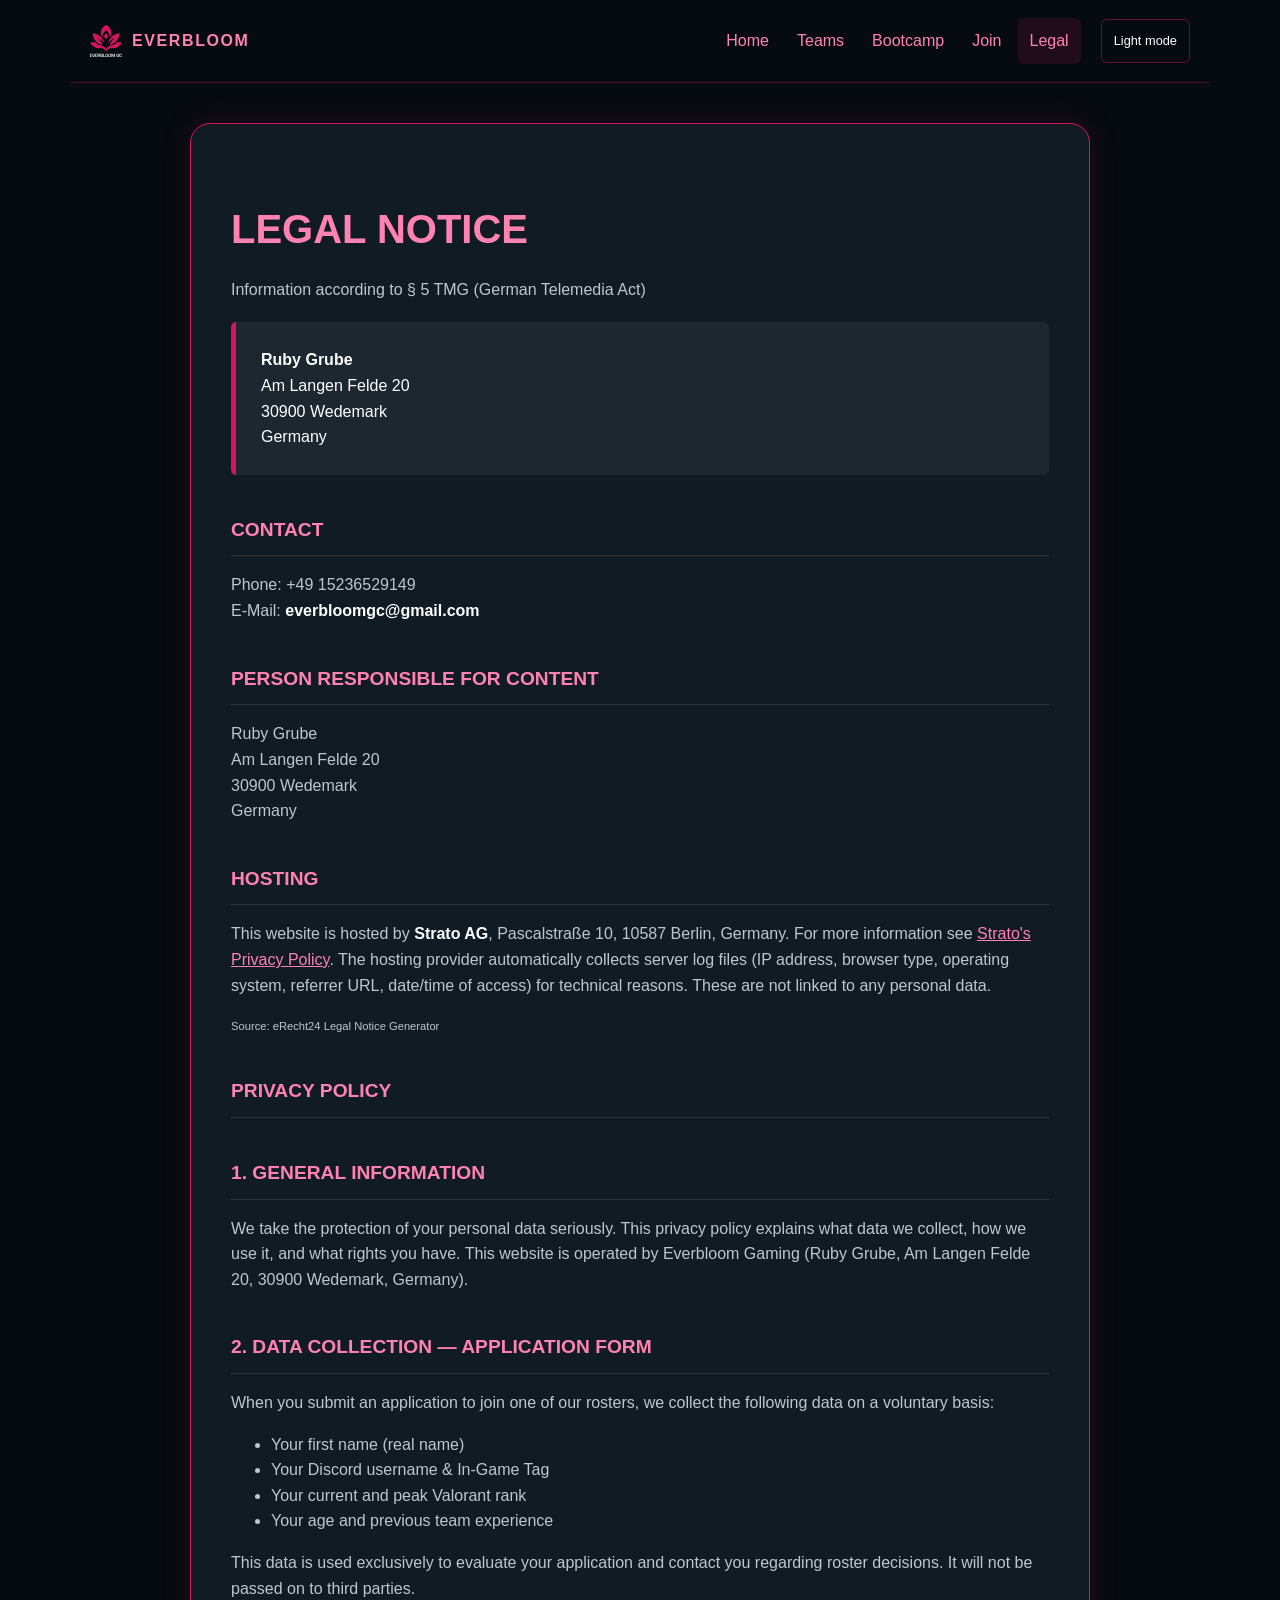
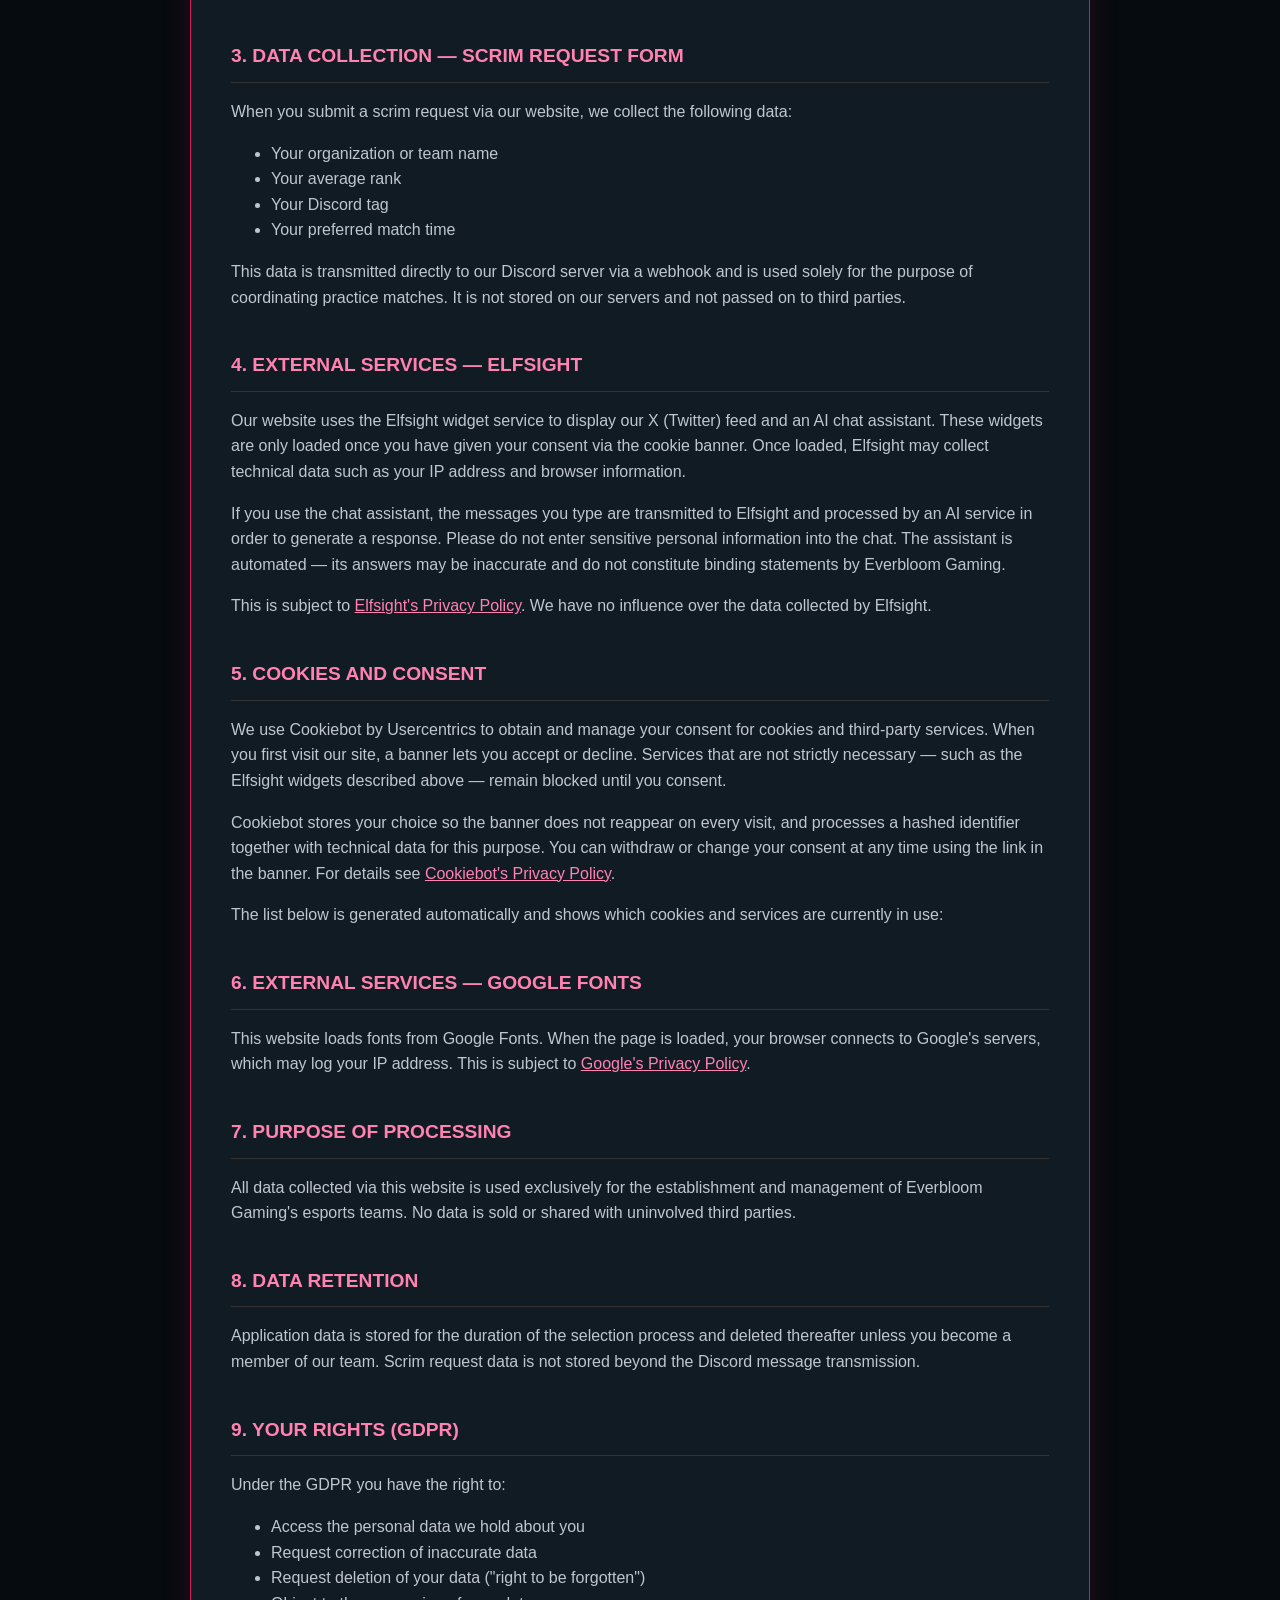
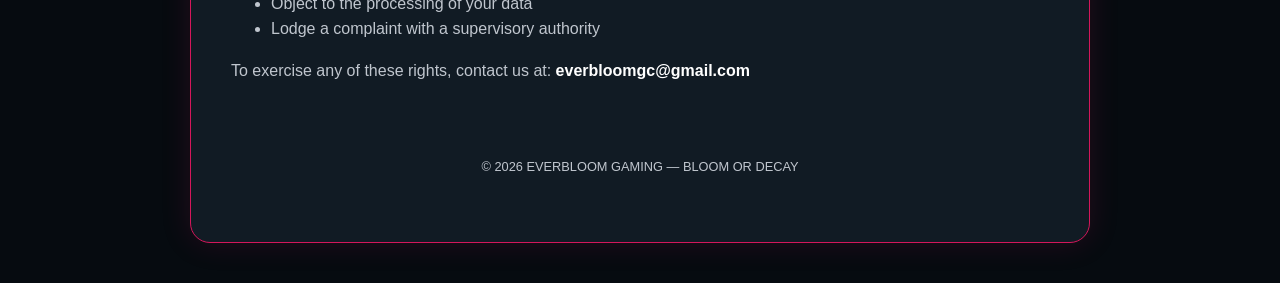
<file: valorant/legal.html>
<!DOCTYPE html>

<html lang="en">
<head>
<script id="Cookiebot" src="https://consent.cookiebot.com/uc.js" data-cbid="54d300ce-7e9c-478a-9c9d-a1e8c9fdfa95" data-blockingmode="auto" type="text/javascript"></script>
<meta charset="utf-8"/>
<meta content="width=device-width, initial-scale=1.0" name="viewport"/>
<meta content="index, follow" name="robots"/>
<meta content="Legal Notice and Privacy Policy for Everbloom Gaming — Valorant Esports Organization from the DACH region." name="description"/>
<title>Everbloom Gaming | Legal Notice &amp; Privacy Policy</title>
<style>
        :root {
            --main-pink: #d4175b;
            --dark-bg: #060b10;
            --card-bg: #111b24;
            --text-gray: #b3b3b3;
        }

        body {
            background-color: var(--dark-bg);
            color: #ffffff;
            font-family: 'Inter', 'Segoe UI', Roboto, sans-serif;
            line-height: 1.6;
            margin: 0;
            padding: 40px 20px;
        }

        .container {
            max-width: 900px;
            margin: auto;
            background: var(--card-bg);
            padding: 40px;
            border-radius: 20px;
            border: 1px solid var(--main-pink);
            box-shadow: 0 0 30px rgba(212, 23, 91, 0.15);
        }

        .back-link {
            display: inline-block;
            color: var(--main-pink);
            text-decoration: none;
            margin-bottom: 30px;
            font-weight: bold;
            text-transform: uppercase;
            font-size: 0.9em;
            transition: 0.3s;
        }
        .back-link:hover { letter-spacing: 1px; text-shadow: 0 0 10px var(--main-pink); }

        h1 { color: var(--main-pink); font-size: 2.5em; margin-bottom: 10px; text-transform: uppercase; }
        h2 { color: var(--main-pink); border-bottom: 1px solid #333; padding-bottom: 10px; margin-top: 40px; text-transform: uppercase; font-size: 1.2em; }

        .address-box {
            background: rgba(255, 255, 255, 0.05);
            padding: 25px;
            border-left: 5px solid var(--main-pink);
            border-radius: 5px;
            margin: 20px 0;
            font-size: 1.1em;
        }

        p, li { color: var(--text-gray); }
        strong { color: #ffffff; }

        footer { margin-top: 50px; text-align: center; font-size: 0.8em; color: #555; }
        .highlight { color: #ffffff; font-weight: bold; }
    </style>
<!-- BEGIN SHARED CSS -->
<style>
/* Shared mobile, navigation and editorial components. */
:root { --accent-accessible: #ff82b1; }
.unified-site { --primary: #d4175b; --text: #fff; --player-card-bg: #111b24; --content-muted: #c0c6ce; margin: 0; padding: 0; }
.unified-site *, .unified-site *::before, .unified-site *::after { box-sizing: border-box; }
.site-nav { max-width: 1140px; margin: auto; padding: 18px 20px; display: flex; flex-wrap: wrap; align-items: center; gap: 20px; border-bottom: 1px solid #d4175b55; position: relative; z-index: 10; }
.site-brand { display: flex; align-items: center; gap: 10px; font-weight: 900; letter-spacing: .1em; text-decoration: none; color: var(--accent-accessible); }
.site-nav-links { display: flex; flex-wrap: wrap; gap: 4px; margin-left: auto; }
.site-nav-links a { color: var(--text); text-decoration: none; padding: 10px 12px; border-radius: 6px; min-height: 44px; }
.site-nav-links a:hover, .site-nav-links a[aria-current] { background: #d4175b22; color: var(--accent-accessible); }
#site-theme { background: transparent; color: var(--text); border: 1px solid #d4175b77; border-radius: 6px; padding: 10px 12px; min-height: 44px; cursor: pointer; font: inherit; font-size: .8rem; }
.unified-site .container { width: min(100%,1100px); }
.unified-site header { padding-top: 48px !important; }
.legal-page { background: var(--bg,#060b10); color: var(--text); }
.legal-page .container { width: min(calc(100% - 32px),900px); margin: 40px auto; padding: clamp(20px,5vw,40px); background: var(--player-card-bg); }
.legal-page h1 { font-size: clamp(1.7rem,5vw,2.5rem); }
.legal-page h1, .legal-page h2, .legal-page a { color: var(--accent-accessible); }
.legal-page .container a { color: var(--accent-accessible) !important; overflow-wrap: anywhere; }
.legal-page p, .legal-page li { color: var(--content-muted); }
.legal-page strong { color: var(--text); }
.legal-page .address-box { overflow-wrap: anywhere; font-size: 1rem; }
.legal-page footer { padding: 24px; color: var(--content-muted); }
.bootcamp-page .info-card { margin-bottom: 24px; }
[data-theme="light"] .unified-site { --text: #1a0a12; --player-card-bg: #fff; --content-muted: #514550; --bg: #faf5f7; }
[data-theme="light"] .opening, [data-theme="light"] .application-steps li { background: #fff; }
[data-theme="light"] .join-hero > p:not(.eyebrow) { color: var(--content-muted); }
@media(max-width:700px) {
 .site-nav { gap: 10px; padding: 12px; }
 .site-brand { font-size: .9rem; }
 .site-nav-links { order: 3; flex: 1 0 100%; margin: 0; justify-content: space-between; gap: 0; }
 .site-nav-links a { padding: 10px 8px; font-size: .8rem; }
 #site-theme { margin-left: auto; }
 .unified-site header { padding-top: 32px !important; }
}
[data-theme="light"] { --accent-accessible: #a60c49; }
html { scroll-padding-top: 85px; }
body { line-height: 1.6; }
a, button, summary { -webkit-tap-highlight-color: transparent; }
a:focus-visible, button:focus-visible, summary:focus-visible, input:focus-visible, select:focus-visible { outline: 3px solid var(--accent-accessible); outline-offset: 5px; }
.skip-link { position: fixed; top: -100px; left: 16px; z-index: 9999; padding: 12px 20px; background: white; color: #111; }
.skip-link:focus { top: 12px; }
.reveal { opacity: 1; transform: none; }
.glitch-text { animation: none; text-shadow: 0 0 30px #d4175b33; }
header .logo-main { margin-left: auto; margin-right: auto; }
body::before, body::after, .bg-shape { animation: none !important; }
body::after { display: none; }
.nav-overlay { overflow-y: auto; overscroll-behavior: contain; height: 100dvh; padding-top: 80px; }
.nav-overlay > a { font-size: 1.1rem; margin: 8px 0; }
.nav-overlay a { min-height: 44px; display: inline-flex; align-items: center; }
.nav-overlay.active { box-shadow: 0 0 0 100vmax #0009; }
.nav-overlay[inert] { visibility: hidden; }
.nav-toggle { z-index: 1003; }
.eyebrow { color: var(--accent-accessible); font-weight: 800; letter-spacing: .14em; font-size: .75rem; text-transform: uppercase; }
.recruitment-teaser, .join-callout { border: 1px solid #d4175b66; border-radius: 16px; padding: 30px; background: linear-gradient(120deg,#d4175b22,transparent); margin: 25px 0 40px; }
.recruitment-teaser { display: flex; align-items: center; justify-content: space-between; gap: 24px; }
.recruitment-teaser h2 { font-size: clamp(1.4rem,4vw,2rem); margin: 8px 0; }
.apply-btn { white-space: normal; text-align: center; line-height: 1.5; font-size: .8rem; letter-spacing: .1em; padding: 14px 24px; }
.team-jump { display: flex; gap: 12px; flex-wrap: wrap; margin: 0 0 40px; }
.team-jump a { border: 1px solid #d4175b66; border-radius: 24px; padding: 10px 18px; color: var(--text); text-decoration: none; }
.team-jump a:hover { background: #d4175b33; }
.team-section { margin-bottom: 56px; scroll-margin-top: 30px; }
.team-heading { display: flex; flex-wrap: wrap; align-items: baseline; gap: 12px; justify-content: space-between; border-bottom: 1px solid #d4175b55; padding-bottom: 16px; margin-bottom: 24px; }
.team-heading h2 { font-size: 1.5rem; }
.team-heading span { color: var(--accent-accessible); font-size: .85rem; }
.team-grid { display: grid; grid-template-columns: repeat(3,minmax(0,1fr)); gap: 20px; }
.team-player { border: 1px solid #d4175b55; border-radius: 14px; overflow: hidden; background: var(--player-card-bg); }
.team-player > img { width: 100%; height: 210px; object-fit: contain; background: radial-gradient(ellipse at bottom,#d4175b33,transparent); }
.team-player-info { padding: 20px; }
.team-player h3 { font-size: 1.45rem; overflow-wrap: anywhere; }
.team-rank { display: inline-block; margin: 10px 0; border: 1px solid #d4175b66; padding: 3px 10px; border-radius: 5px; font-size: .8rem; }
.team-links { display: flex; flex-wrap: wrap; gap: 10px; }
.team-links a { display: inline-flex; align-items: center; min-height: 44px; padding: 0 12px; color: var(--accent-accessible); background: #d4175b11; border-radius: 6px; }
.simple-nav { max-width: 1100px; margin: auto; padding: 24px 20px; display: flex; align-items: center; justify-content: space-between; gap: 12px; border-bottom: 1px solid #d4175b44; }
.simple-nav a { color: var(--text); text-decoration: none; display: inline-block; padding: 10px; font-weight: 700; }
.simple-nav > a { color: var(--accent-accessible); letter-spacing: .1em; }
.simple-nav [aria-current] { border-bottom: 2px solid var(--primary); }
.join-hero { text-align: left; align-items: flex-start; padding: 70px 0 55px; }
.join-hero h1 { font-size: clamp(2.4rem,7vw,4.7rem); line-height: 1.1; letter-spacing: -.04em; margin: 18px 0 24px; }
.join-hero > p:not(.eyebrow) { max-width: 600px; color: #c0c6ce; margin-bottom: 28px; }
.opening { padding: clamp(24px,5vw,42px); border: 1px solid #d4175b77; border-radius: 16px; background: linear-gradient(120deg,#d4175b22,#111b24); }
.opening h2 { font-size: 2rem; margin: 8px 0 16px; }
.opening h3 { margin: 24px 0 10px; }
.opening ul { padding-left: 22px; margin-bottom: 28px; max-width: 700px; }
.opening li { margin-bottom: 8px; }
.application-steps, .join-faq { margin: 64px 0; }
.application-steps ol { display: grid; grid-template-columns: repeat(3,minmax(0,1fr)); gap: 30px; list-style-position: inside; margin-top: 24px; }
.application-steps li { padding: 24px; background: #111b24; border-radius: 12px; }
.application-steps h3 { margin: 12px 0; }
.join-faq details { border-bottom: 1px solid #d4175b44; padding: 20px 0; }
.join-faq summary { cursor: pointer; font-weight: 700; min-height: 44px; }
.join-faq a, .join-page footer a, .feed-notice a { color: var(--accent-accessible); }
.feed-notice { font-size: .85rem; margin-top: 16px; }
#ranks-updated { opacity: .8 !important; font-size: .8rem !important; }
@media(max-width: 700px) {
  body { background-attachment: scroll; }
  .team-grid { grid-template-columns: repeat(2,minmax(0,1fr)); gap: 12px; }
  .team-player > img { height: 150px; }
  .team-player-info { padding: 14px; }
  .team-player h3 { font-size: 1.2rem; }
  .team-player .eyebrow { font-size: .65rem; letter-spacing: .05em; }
  .recruitment-teaser { flex-direction: column; align-items: stretch; }
  .application-steps ol { grid-template-columns: 1fr; }
  .simple-nav { flex-wrap: wrap; justify-content: center; }
  .join-page footer { padding-bottom: 32px; }
  #bottom-nav { padding-bottom: env(safe-area-inset-bottom); }
  body:has(#bottom-nav) { padding-bottom: calc(76px + env(safe-area-inset-bottom)); }
  #back-to-top { bottom: calc(88px + env(safe-area-inset-bottom)); }
  input, select, textarea { font-size: 16px !important; }
  .home-grid > * { min-width: 0; }
  #bg-shapes { display: none; }
}
@media(max-width: 380px) { .team-grid { grid-template-columns: 1fr; } }
@media(prefers-reduced-motion: reduce) {
  *, *::before, *::after { animation: none !important; transition: none !important; scroll-behavior: auto !important; }
}

.team-open { display: flex; flex-direction: column; border-style: dashed; }
.team-open-art { height: 210px; display: flex; align-items: center; justify-content: center; font-size: 2.4rem; color: var(--accent-accessible); background: radial-gradient(ellipse at bottom,#d4175b33,transparent); }
.team-open .team-links a { color: var(--accent-accessible); }

/* Chat launcher — Elfsight only loads after a click */
.chat-launcher { position: fixed; right: 20px; bottom: 20px; z-index: 1003; display: flex; flex-direction: column; align-items: flex-end; gap: 6px; max-width: 230px; }
.chat-launcher .chat-notice { margin: 0; font-size: .72rem; line-height: 1.35; color: var(--content-muted); background: var(--player-card-bg); border: 1px solid #d4175b55; border-radius: 6px; padding: 6px 8px; text-align: right; }
.chat-load { display: inline-flex; align-items: center; gap: 8px; min-height: 44px; padding: 10px 18px; border-radius: 999px; border: none; background: var(--primary); color: #fff; font: inherit; font-weight: 700; cursor: pointer; box-shadow: 0 0 15px rgba(212,23,91,.45); }
.chat-load:disabled { opacity: .7; cursor: wait; }
@media(max-width:700px) {
  .team-open-art { height: 150px; }
  .chat-launcher { right: 12px; bottom: 12px; }
  body:has(#bottom-nav) .chat-launcher { bottom: calc(88px + env(safe-area-inset-bottom)); }
}

</style>
<!-- END SHARED CSS --></head>
<body class="unified-site legal-page"><a class="skip-link" href="#main-content">Skip to content</a><nav aria-label="Main navigation" class="site-nav"><a class="site-brand" href="index.html"><img alt="" height="32" src="everbloomlogo.svg" width="32"/>EVERBLOOM</a><div class="site-nav-links"><a href="index.html">Home</a><a href="roster.html">Teams</a><a href="bootcamp.html">Bootcamp</a><a href="join.html">Join</a><a aria-current="page" href="legal.html">Legal</a></div><button aria-label="Switch colour theme" id="site-theme" type="button">Light / dark</button></nav>
<div class="container" id="main-content" tabindex="-1">

<!-- LEGAL NOTICE -->
<section>
<h1>Legal Notice</h1>
<p>Information according to § 5 TMG (German Telemedia Act)</p>
<div class="address-box">
<strong>Ruby Grube</strong><br/>
            Am Langen Felde 20<br/>
            30900 Wedemark<br/>
            Germany
        </div>
<h2>Contact</h2>
<p>
            Phone: +49 15236529149<br/>
            E-Mail: <span class="highlight">everbloomgc@gmail.com</span>
</p>
<h2>Person responsible for content</h2>
<p>
            Ruby Grube<br/>
            Am Langen Felde 20<br/>
            30900 Wedemark<br/>
            Germany
        </p>
<h2>Hosting</h2>
<p>This website is hosted by <strong>Strato AG</strong>, Pascalstraße 10, 10587 Berlin, Germany. For more information see <a href="https://www.strato.de/datenschutz/" rel="noopener noreferrer" style="color: var(--main-pink);" target="_blank">Strato's Privacy Policy</a>. The hosting provider automatically collects server log files (IP address, browser type, operating system, referrer URL, date/time of access) for technical reasons. These are not linked to any personal data.</p>
<p style="font-size: 0.7em; margin-top: 20px;">Source: eRecht24 Legal Notice Generator</p>
</section>
<!-- PRIVACY POLICY -->
<section>
<h2>Privacy Policy</h2>
<h2>1. General Information</h2>
<p>We take the protection of your personal data seriously. This privacy policy explains what data we collect, how we use it, and what rights you have. This website is operated by Everbloom Gaming (Ruby Grube, Am Langen Felde 20, 30900 Wedemark, Germany).</p>
<h2>2. Data Collection — Application Form</h2>
<p>When you submit an application to join one of our rosters, we collect the following data on a voluntary basis:</p>
<ul>
<li>Your first name (real name)</li>
<li>Your Discord username &amp; In-Game Tag</li>
<li>Your current and peak Valorant rank</li>
<li>Your age and previous team experience</li>
</ul>
<p>This data is used exclusively to evaluate your application and contact you regarding roster decisions. It will not be passed on to third parties.</p>
<h2>3. Data Collection — Scrim Request Form</h2>
<p>When you submit a scrim request via our website, we collect the following data:</p>
<ul>
<li>Your organization or team name</li>
<li>Your average rank</li>
<li>Your Discord tag</li>
<li>Your preferred match time</li>
</ul>
<p>This data is transmitted directly to our Discord server via a webhook and is used solely for the purpose of coordinating practice matches. It is not stored on our servers and not passed on to third parties.</p>
<h2>4. External Services — Elfsight</h2>
<p>Our website uses the Elfsight widget service to display our X (Twitter) feed and an AI chat assistant. These widgets are only loaded once you have given your consent via the cookie banner. Once loaded, Elfsight may collect technical data such as your IP address and browser information.</p>
<p>If you use the chat assistant, the messages you type are transmitted to Elfsight and processed by an AI service in order to generate a response. Please do not enter sensitive personal information into the chat. The assistant is automated — its answers may be inaccurate and do not constitute binding statements by Everbloom Gaming.</p>
<p>This is subject to <a href="https://elfsight.com/privacy-policy/" rel="noopener noreferrer" style="color: var(--main-pink);" target="_blank">Elfsight's Privacy Policy</a>. We have no influence over the data collected by Elfsight.</p>
<h2>5. Cookies and Consent</h2>
<p>We use Cookiebot by Usercentrics to obtain and manage your consent for cookies and third-party services. When you first visit our site, a banner lets you accept or decline. Services that are not strictly necessary — such as the Elfsight widgets described above — remain blocked until you consent.</p>
<p>Cookiebot stores your choice so the banner does not reappear on every visit, and processes a hashed identifier together with technical data for this purpose. You can withdraw or change your consent at any time using the link in the banner. For details see <a href="https://www.cookiebot.com/en/privacy-policy/" rel="noopener noreferrer" style="color: var(--main-pink);" target="_blank">Cookiebot's Privacy Policy</a>.</p>
<p>The list below is generated automatically and shows which cookies and services are currently in use:</p>
<script id="CookieDeclaration" src="https://consent.cookiebot.com/54d300ce-7e9c-478a-9c9d-a1e8c9fdfa95/cd.js" type="text/javascript" async></script>
<h2>6. External Services — Google Fonts</h2>
<p>This website loads fonts from Google Fonts. When the page is loaded, your browser connects to Google's servers, which may log your IP address. This is subject to <a href="https://policies.google.com/privacy" rel="noopener noreferrer" style="color: var(--main-pink);" target="_blank">Google's Privacy Policy</a>.</p>
<h2>7. Purpose of Processing</h2>
<p>All data collected via this website is used exclusively for the establishment and management of Everbloom Gaming's esports teams. No data is sold or shared with uninvolved third parties.</p>
<h2>8. Data Retention</h2>
<p>Application data is stored for the duration of the selection process and deleted thereafter unless you become a member of our team. Scrim request data is not stored beyond the Discord message transmission.</p>
<h2>9. Your Rights (GDPR)</h2>
<p>Under the GDPR you have the right to:</p>
<ul>
<li>Access the personal data we hold about you</li>
<li>Request correction of inaccurate data</li>
<li>Request deletion of your data ("right to be forgotten")</li>
<li>Object to the processing of your data</li>
<li>Lodge a complaint with a supervisory authority</li>
</ul>
<p>To exercise any of these rights, contact us at: <span class="highlight">everbloomgc@gmail.com</span></p>
</section>
<footer>
        © 2026 EVERBLOOM GAMING — BLOOM OR DECAY
    </footer>
</div>
<!-- BEGIN SHARED JS -->
<script>
'use strict';
const themeButton = document.getElementById('site-theme');
if (themeButton) {
  let saved = 'dark';
  try { saved = localStorage.getItem('ebTheme') || 'dark'; } catch {}
  const applyTheme = theme => {
    document.documentElement.setAttribute('data-theme', theme);
    themeButton.textContent = theme === 'light' ? 'Dark mode' : 'Light mode';
    themeButton.setAttribute('aria-label', 'Switch to ' + (theme === 'light' ? 'dark' : 'light') + ' mode');
  };
  applyTheme(saved === 'light' ? 'light' : 'dark');
  themeButton.addEventListener('click', () => {
    const theme = document.documentElement.getAttribute('data-theme') === 'light' ? 'dark' : 'light';
    applyTheme(theme);
    try { localStorage.setItem('ebTheme', theme); } catch {}
  });
}
const navigation = document.getElementById('navOverlay');
const navigationToggle = document.querySelector('.nav-toggle');
if (navigation && navigationToggle) {
  function setNavigation(open) {
    navigation.classList.toggle('active', open);
    navigationToggle.classList.toggle('open', open);
    navigation.inert = !open;
    navigationToggle.setAttribute('aria-expanded', String(open));
    navigationToggle.setAttribute('aria-label', open ? 'Close navigation' : 'Open navigation');
  }
  window.toggleNav = () => setNavigation(!navigation.classList.contains('active'));
  document.addEventListener('keydown', event => {
    if (event.key === 'Escape' && navigation.classList.contains('active')) {
      setNavigation(false);
      navigationToggle.focus();
    }
  });
  document.addEventListener('click', event => {
    if (!navigation.contains(event.target) && !navigationToggle.contains(event.target)) setNavigation(false);
  });
  document.addEventListener('focusin', event => {
    if (!navigation.contains(event.target) && !navigationToggle.contains(event.target)) setNavigation(false);
  });
}
document.querySelectorAll('a[target="_blank"]').forEach(a => a.rel = 'noopener noreferrer');
document.querySelectorAll('a').forEach(a => {
  if (!a.textContent.trim() && !a.getAttribute('aria-label')) {
    const icon = a.querySelector('[class*="fa-"]');
    const label = icon?.className.match(/fa-(discord|x-twitter|instagram|tiktok|twitch)/)?.[1];
    if (label) a.setAttribute('aria-label', label === 'x-twitter' ? 'Everbloom on X' : `Everbloom on ${label}`);
  }
});
const feedButton = document.querySelector('.feed-load');
feedButton?.addEventListener('click', () => {
  const script = document.createElement('script');
  script.src = 'https://elfsightcdn.com/platform.js';
  script.async = true;
  feedButton.disabled = true;
  feedButton.textContent = 'Loading feed…';
  script.onload = () => feedButton.remove();
  script.onerror = () => { feedButton.disabled = false; feedButton.textContent = 'Retry loading feed'; script.remove(); };
  document.head.append(script);
});
if (document.querySelector('.team-grid')) {
  fetch('ranks.json').then(r => { if (!r.ok) throw new Error('Ranks unavailable'); return r.json(); }).then(data => {
    for (const p of Object.values(data.players || {})) {
      const badge = document.getElementById('rank-' + p.id);
      if (badge && typeof p.rank === 'string') badge.textContent = p.rank;
    }
    const updated = document.getElementById('ranks-updated');
    if (updated && typeof data.updated === 'string') updated.textContent = 'Last rank update: ' + data.updated;
  }).catch(() => { /* Keep generated rank data when offline. */ });
}

</script>
<!-- END SHARED JS --><!-- Elfsight AI Chatbot -->
<div class="elfsight-app-d8f0209f-d476-4436-90d7-c00e72aff90f"></div>
<script src="https://elfsightcdn.com/platform.js" async type="text/plain" data-cookieconsent="marketing"></script>
</body>
</html>
</file>
